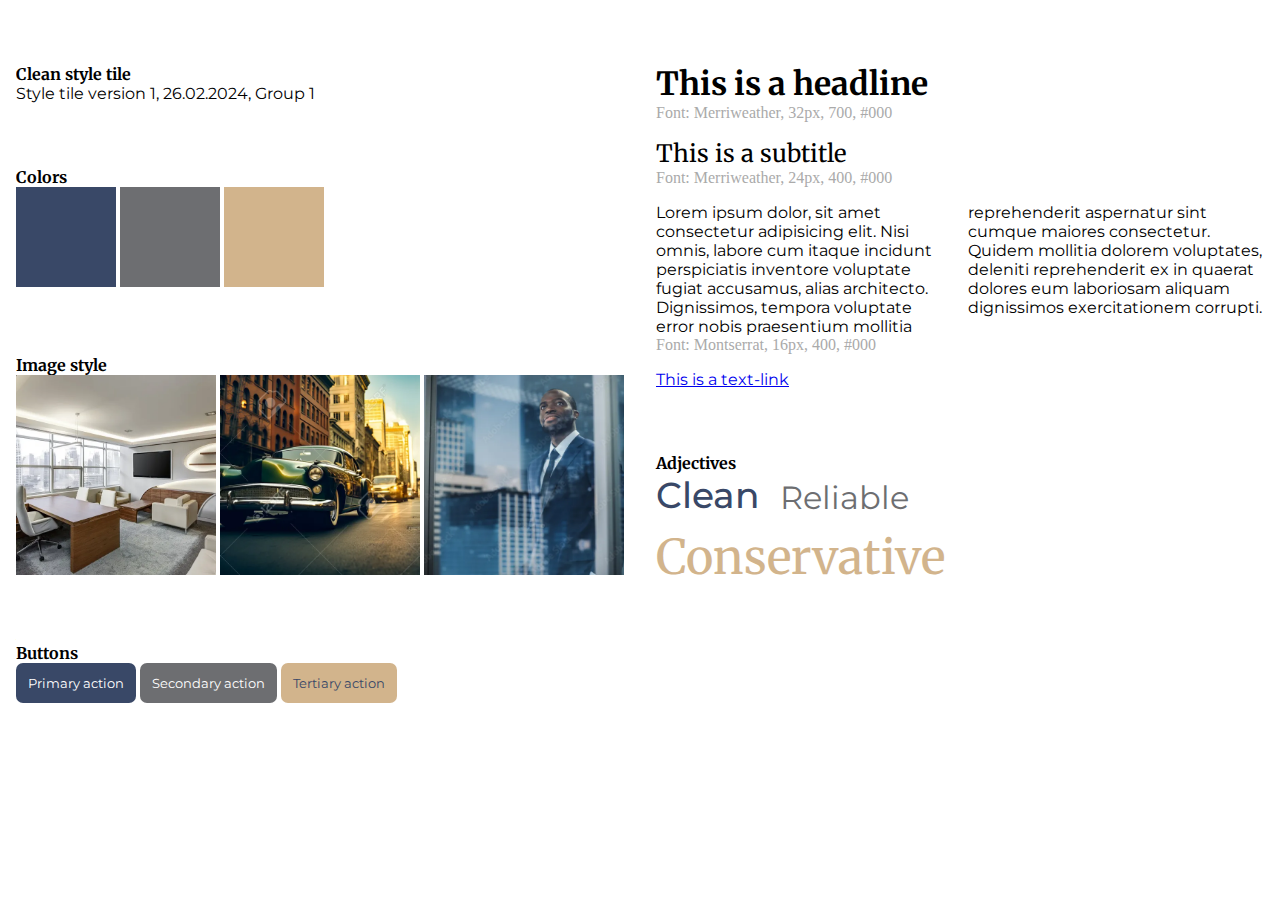
<file: style_tile1.html>
<!DOCTYPE html>
<html lang="en">
  <head>
    <meta charset="UTF-8" />
    <meta name="viewport" content="width=device-width, initial-scale=1.0" />
    <title>Style tile</title>
    <link rel="stylesheet" type="text/css" href="css/style.css" />
    <link rel="stylesheet" type="text/css" href="css/clean-style.css" />
    <link rel="preconnect" href="https://fonts.googleapis.com" />
    <link rel="preconnect" href="https://fonts.gstatic.com" crossorigin />
    <link
      href="https://fonts.googleapis.com/css2?family=Merriweather:ital,wght@0,300;0,400;0,700;0,900;1,300;1,400;1,700;1,900&display=swap"
      rel="stylesheet"
    />
    <link
      href="https://fonts.googleapis.com/css2?family=Montserrat:ital,wght@0,100..900;1,100..900&display=swap"
      rel="stylesheet"
    />
  </head>
  <body>
    <main>
      <div class="column">
        <section id="project-info">
          <h4 class="clean_title clean_headline">Clean style tile</h4>
          <p class="clean_p">Style tile version 1, 26.02.2024, Group 1</p>
        </section>
        <section id="colors">
          <h4 class="clean_title clean_headline">Colors</h4>
          <div class="color-sample color_clean_1"></div>
          <div class="color-sample color_clean_2"></div>
          <div class="color-sample color_clean_3"></div>
        </section>
        <section id="images">
          <h4 class="clean_title clean_headline">Image style</h4>
          <img src="./images/clean/office.webp" />
          <img src="./images/clean/car.webp" />
          <img src="./images/clean/business_man.webp" />
        </section>
        <section id="buttons">
          <h4 class="clean_title clean_headline">Buttons</h4>
          <button class="button primary">Primary action</button>
          <button class="button secondary">Secondary action</button>
          <button class="button tertiary">Tertiary action</button>
        </section>
      </div>

      <div class="column">
        <section id="text">
          <h1 class="clean_title clean_headline">This is a headline</h1>
          <p class="meta">Font: Merriweather, 32px, 700, #000</p>
          <h2 class="clean_title clean_subtitle">This is a subtitle</h2>
          <p class="meta">Font: Merriweather, 24px, 400, #000</p>
          <p class="copy clean_p">
            Lorem ipsum dolor, sit amet consectetur adipisicing elit. Nisi
            omnis, labore cum itaque incidunt perspiciatis inventore voluptate
            fugiat accusamus, alias architecto. Dignissimos, tempora voluptate
            error nobis praesentium mollitia reprehenderit aspernatur sint
            cumque maiores consectetur. Quidem mollitia dolorem voluptates,
            deleniti reprehenderit ex in quaerat dolores eum laboriosam aliquam
            dignissimos exercitationem corrupti.
          </p>
          <p class="meta">Font: Montserrat, 16px, 400, #000</p>
          <a href="#" class="clean_p">This is a text-link</a>
        </section>
        <section id="adjectives">
          <h4 class="clean_title clean_headline">Adjectives</h4>
          <div class="container">
            <h3 class="clean_p adjective1">Clean</h3>
            <h3 class="clean_p adjective2">Reliable</h3>
          </div>

          <h3 class="clean_p adjective3">Conservative</h3>
        </section>
      </div>
    </main>
  </body>
</html>
</file>
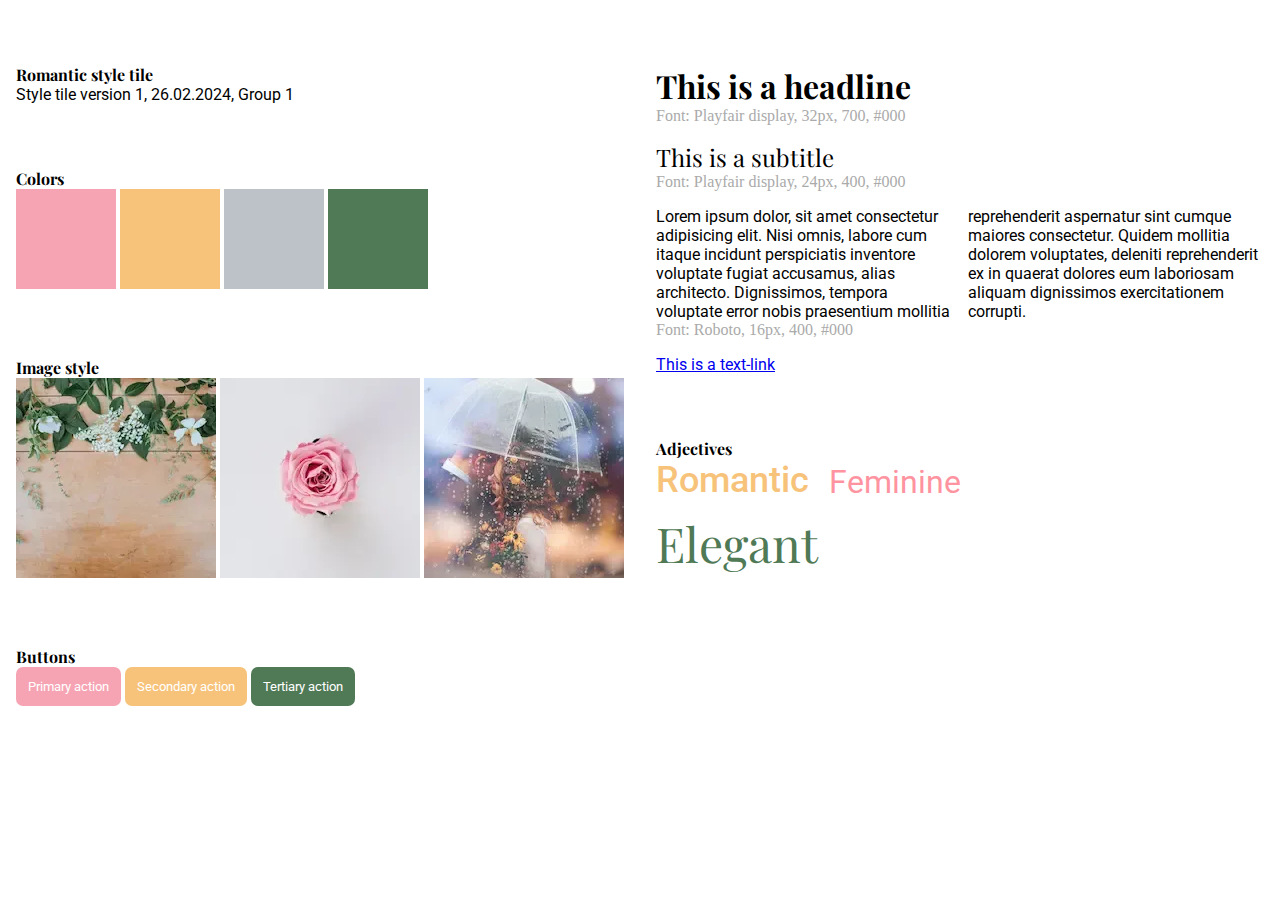
<file: style_tile2.html>
<!DOCTYPE html>
<html lang="en">
  <head>
    <meta charset="UTF-8" />
    <meta name="viewport" content="width=device-width, initial-scale=1.0" />
    <title>Style tile</title>
    <link rel="stylesheet" type="text/css" href="css/style.css" />
    <link rel="stylesheet" type="text/css" href="css/romantic-style.css" />
    <link rel="preconnect" href="https://fonts.googleapis.com" />
    <link rel="preconnect" href="https://fonts.gstatic.com/" crossorigin />
    <link
      href="https://fonts.googleapis.com/css2?family=Playfair+Display:ital,wght@0,400..900;1,400..900&family=Roboto:ital,wght@0,100;0,300;0,400;0,500;0,700;0,900;1,100;1,300;1,400;1,500;1,700;1,900&display=swap"
      rel="stylesheet"
    />
  </head>
  <body>
    <main>
      <div class="column">
        <section id="project-info">
          <h4 class="romantic_title romantic_headline">Romantic style tile</h4>
          <p class="romantic_p">Style tile version 1, 26.02.2024, Group 1</p>
        </section>
        <section id="colors">
          <h4 class="romantic_title romantic_headline">Colors</h4>
          <div class="color-sample color_romantic_1"></div>
          <div class="color-sample color_romantic_2"></div>
          <div class="color-sample color_romantic_3"></div>
          <div class="color-sample color_romantic_4"></div>
        </section>
        <section id="images">
          <h4 class="romantic_title romantic_headline">Image style</h4>
          <img src="./images/romantic/flowers.webp" />
          <img src="./images/romantic/rose.webp" />
          <img src="./images/romantic/rain.webp" />
        </section>
        <section id="buttons">
          <h4 class="romantic_title romantic_headline">Buttons</h4>
          <button class="button primary">Primary action</button>
          <button class="button secondary">Secondary action</button>
          <button class="button tertiary">Tertiary action</button>
        </section>
      </div>

      <div class="column">
        <section id="text">
          <h1 class="romantic_title romantic_headline">This is a headline</h1>
          <p class="meta">Font: Playfair display, 32px, 700, #000</p>
          <h2 class="romantic_title romantic_subtitle">This is a subtitle</h2>
          <p class="meta">Font: Playfair display, 24px, 400, #000</p>
          <p class="copy romantic_p">
            Lorem ipsum dolor, sit amet consectetur adipisicing elit. Nisi
            omnis, labore cum itaque incidunt perspiciatis inventore voluptate
            fugiat accusamus, alias architecto. Dignissimos, tempora voluptate
            error nobis praesentium mollitia reprehenderit aspernatur sint
            cumque maiores consectetur. Quidem mollitia dolorem voluptates,
            deleniti reprehenderit ex in quaerat dolores eum laboriosam aliquam
            dignissimos exercitationem corrupti.
          </p>
          <p class="meta">Font: Roboto, 16px, 400, #000</p>
          <a href="#" class="romantic_p">This is a text-link</a>
        </section>
        <section id="adjectives">
          <h4 class="romantic_title romantic_headline">Adjectives</h4>
          <div class="container">
            <h3 class="romantic_p adjective1">Romantic</h3>
            <h3 class="romantic_p adjective2">Feminine</h3>
          </div>

          <h3 class="romantic_p adjective3">Elegant</h3>
        </section>
      </div>
    </main>
  </body>
</html>
</file>
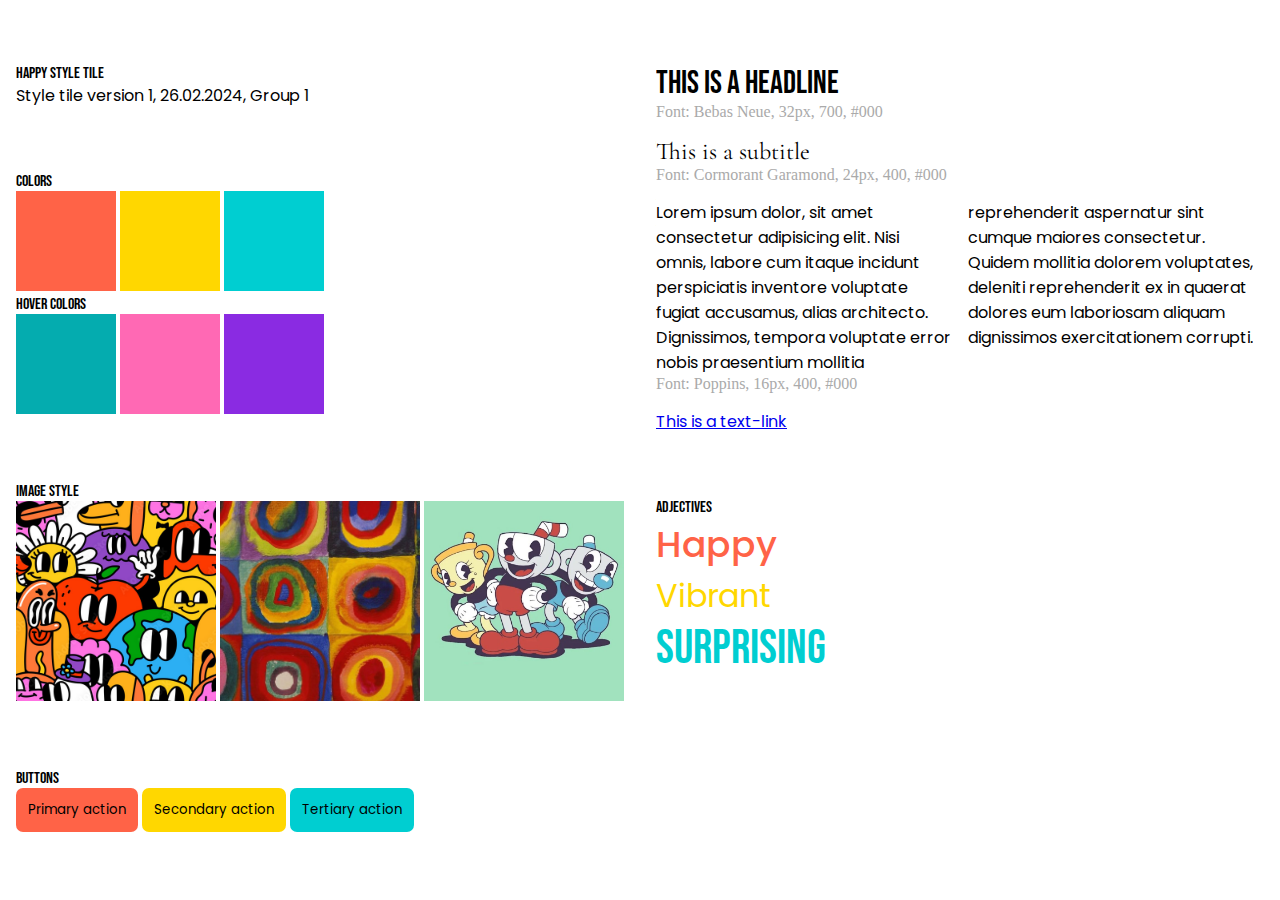
<file: style_tile3.html>
<!DOCTYPE html>
<html lang="en">
  <head>
    <meta charset="UTF-8" />
    <meta name="viewport" content="width=device-width, initial-scale=1.0" />
    <title>Style tile</title>
    <link rel="stylesheet" type="text/css" href="css/style.css" />
    <link rel="stylesheet" type="text/css" href="css/happy-style.css" />
    <link rel="preconnect" href="https://fonts.googleapis.com" />
    <link rel="preconnect" href="https://fonts.gstatic.com" crossorigin />
    <link
      href="https://fonts.googleapis.com/css2?family=Bebas+Neue&display=swap"
      rel="stylesheet"
    />
    <link
      href="https://fonts.googleapis.com/css2?family=Poppins:ital,wght@0,100;0,200;0,300;0,400;0,500;0,600;0,700;0,800;0,900;1,100;1,200;1,300;1,400;1,500;1,600;1,700;1,800;1,900&display=swap"
      rel="stylesheet"
    />
    <link
      href="https://fonts.googleapis.com/css2?family=Cormorant+Garamond:ital,wght@0,300;0,400;0,500;0,600;0,700;1,300;1,400;1,500;1,600;1,700&display=swap"
      rel="stylesheet"
    />
  </head>
  <body>
    <main>
      <div class="column">
        <section id="project-info">
          <h4 class="happy_title happy_headline">Happy style tile</h4>
          <p class="happy_p">Style tile version 1, 26.02.2024, Group 1</p>
        </section>
        <section id="colors">
          <h4 class="happy_title happy_headline">Colors</h4>
          <div class="color-sample color_happy_1"></div>
          <div class="color-sample color_happy_2"></div>
          <div class="color-sample color_happy_3"></div>
          <h4 class="happy_title happy_headline">Hover Colors</h4>
          <div class="color-sample color_hover_1"></div>
          <div class="color-sample color_hover_2"></div>
          <div class="color-sample color_hover_3"></div>
        </section>
        <section id="images">
          <h4 class="happy_title happy_headline">Image style</h4>
          <img
            src="./images/happy/1000_F_496959359_26DAfIj9ND4tWOGNH8FkzJkgVWXPVFqE.jpg"
          />
          <img src="./images/happy/370.jpg.optimal.jpg" />
          <img src="./images/happy/1280x720.webp" />
        </section>
        <section id="buttons">
          <h4 class="happy_title happy_headline">Buttons</h4>
          <button class="happy_button happy_primary">Primary action</button>
          <button class="happy_button happy_secondary">Secondary action</button>
          <button class="happy_button happy_tertiary">Tertiary action</button>
        </section>
      </div>

      <div class="column">
        <section id="text">
          <h1 class="happy_title happy_headline">This is a headline</h1>
          <p class="meta">Font: Bebas Neue, 32px, 700, #000</p>
          <h2 class="happy_title happy_subtitle">This is a subtitle</h2>
          <p class="meta">Font: Cormorant Garamond, 24px, 400, #000</p>
          <p class="copy happy_p">
            Lorem ipsum dolor, sit amet consectetur adipisicing elit. Nisi
            omnis, labore cum itaque incidunt perspiciatis inventore voluptate
            fugiat accusamus, alias architecto. Dignissimos, tempora voluptate
            error nobis praesentium mollitia reprehenderit aspernatur sint
            cumque maiores consectetur. Quidem mollitia dolorem voluptates,
            deleniti reprehenderit ex in quaerat dolores eum laboriosam aliquam
            dignissimos exercitationem corrupti.
          </p>
          <p class="meta">Font: Poppins, 16px, 400, #000</p>
          <a href="#" class="happy_p">This is a text-link</a>
        </section>
        <section id="adjectives">
          <h4 class="happy_title happy_headline">Adjectives</h4>
          <div class="container">
            <h3 class="happy_p happy_adjective1">Happy</h3>
            <h3 class="happy_p happy_adjective2">Vibrant</h3>
            <!-- Changed from clean_p and clean_adjective1, clean_adjective2 to happy_p and happy_adjective1, happy_adjective2 -->
          </div>

          <h3 class="happy_p happy_adjective3">Surprising</h3>
          <!-- Changed from clean_p and clean_adjective3 to happy_p and happy_adjective3 -->
        </section>
      </div>
    </main>
  </body>
</html>
</file>
<file: css/style.css>
* {
  margin: 0;
  padding: 0;
}
img {
  width: 200px;
  height: 200px;
  object-fit: cover;
}
button:hover {
  cursor: pointer;
}
section {
  margin: 4em 1em;
}
.color-sample {
  width: 100px;
  height: 100px;
  background: #ccc;
  display: inline-block;
}
h1 {
  font-size: 32px;
}
h2 {
  font-size: 24px;
}
h3 {
  font-size: 18px;
}
p {
  margin-bottom: 1em;
}
.copy {
  margin-bottom: 0;
  column-count: 2;
}
.meta {
  color: #aaa;
}

main {
  display: flex;
}

.column {
  flex: 1;
}

@media screen and (max-width: 1010px) {
  main {
    flex-direction: column;
  }
}

@media screen and (max-width: 1200px) {
  .copy {
    column-count: 1;
  }
}
</file>
<file: css/clean-style.css>
.color_clean_1 {
  background: #394867;
}

.color_clean_2 {
  background: #6d6e71;
}

.color_clean_3 {
  background: #d2b48c;
}

.clean_title {
  font-family: "Merriweather", serif;
}

.clean_headline {
  font-weight: 700;
}

.clean_subtitle {
  font-weight: 400;
}

.clean_p {
  font-family: "Montserrat", sans-serif;
  font-weight: 400;
}

.button {
  padding: 12px;
  border-radius: 7px;
  border: none;
  font-family: "Montserrat", sans-serif;
}

.primary {
  background: #394867;
  color: #fff;
  border-color: #394867;
}

.button:hover {
  background: #878889;
  border-color: #878889;
}

.secondary {
  background: #6d6e71;
  color: #fff;
  border-color: #6d6e71;
}

.tertiary {
  background: #d2b48c;
  color: #394867;
  border-color: #394867;
}

.tertiary:hover {
  background-color: #e3c8a8;
}

.adjective1 {
  color: #394867;
  font-size: 36px;
  font-family: "Montserrat", sans-serif;
  font-weight: 500;
}

.adjective2 {
  color: #6d6e71;
  font-size: 32px;
  font-family: "Montserrat", sans-serif;
}

.adjective3 {
  color: #d2b48c;
  font-size: 48px;
  font-family: "Merriweather", serif;
}

.container {
  display: flex;
  align-items: end;
  gap: 20px;
  margin-bottom: 10px;
}
</file>
<file: css/romantic-style.css>
.color_romantic_1 {
  background: #f6a4b3;
}

.color_romantic_2 {
  background: #f7c37a;
}

.color_romantic_3 {
  background: #bcc2c7;
}

.color_romantic_4 {
  background: #507956;
}

.romantic_title {
  font-family: "Playfair display", serif;
}

.romantic_headline {
  font-weight: 700;
}

.romantic_subtitle {
  font-weight: 400;
}

.romantic_p {
  font-family: "Roboto", sans-serif;
  font-weight: 400;
}

.button {
  padding: 12px;
  border-radius: 7px;
  border: none;
  font-family: "Roboto", sans-serif;
}

.primary {
  background: #f6a4b3;
  color: #fff;
  border-color: #f6a4b3;
}

.primary:hover {
  background: #ff93a0;
  border-color: #ff93a0;
}

.secondary {
  background: #f7c37a;
  color: #fff;
  border-color: #f7c37a;
}

.secondary:hover {
  background: #e3a55b;
  border-color: #e3a55b;
}

.tertiary {
  background: #507956;
  color: #fff;
  border-color: #507956;
}

.tertiary:hover {
  background-color: #3d5c43;
}

.adjective1 {
  color: #f7c37a;
  font-size: 36px;
  font-family: "Roboto", sans-serif;
  font-weight: 500;
}

.adjective2 {
  color: #ff93a0;
  font-size: 32px;
  font-family: "Roboto", sans-serif;
}

.adjective3 {
  color: #507956;
  font-size: 48px;
  font-family: "Playfair display", serif;
}

.container {
  display: flex;
  align-items: end;
  gap: 20px;
  margin-bottom: 10px;
}
</file>
<file: css/happy-style.css>
.color_happy_1 {
  background: #ff6347;
}

.color_happy_2 {
  background: #ffd700;
}

.color_happy_3 {
  background: #00ced1;
}

.happy_title {
  font-family: "Bebas Neue", serif;
}

.happy_headline {
  font-family: "Bebas Neue", sans-serif;
  font-weight: 400;
  font-style: normal;
}

.happy_subtitle {
  font-family: "Cormorant Garamond";
  font-weight: 400;
}

.happy_p {
  font-family: "Poppins";
  font-weight: 400;
  font-style: normal;
}

.happy_button {
  padding: 12px;
  border-radius: 7px;
  border: none;
  font-family: "Poppins";
}

.happy_primary {
  background: #ff6347;
  color: #000000;
}

.happy_primary:hover {
  background: #04acaf;
  color: #000000;
  border-color: #f0e68c;
}
.happy_secondary {
  background: #ffd700;
  color: #000000;
  border-color: #ffd700;
}

.happy_secondary:hover {
  background: #ff69b4;
  color: #fff;
  border-color: #ff69b4;
}

.happy_tertiary {
  background: #00ced1;
  color: #000000;
  border-color: #00ced1;
}

.happy_tertiary:hover {
  background: #8a2be2;
  color: #fff;
  border-color: #8a2be2;
}
.happy_adjective1 {
  color: #ff6347;
  font-size: 36px;
  font-family: "Poppins";
  font-weight: 500;
}

.happy_adjective2 {
  color: #ffd700;
  font-size: 32px;
  font-family: "Poppins";
}

.happy_adjective3 {
  color: #00ced1;
  font-size: 48px;
  font-family: "Bebas Neue", sans-serif;
}

.happy_container {
  display: flex;
  align-items: end;
  gap: 20px;
  margin-bottom: 10px;
}

.color_hover_1 {
  background: #04acaf;
}

.color_hover_2 {
  background: #ff69b4;
}

.color_hover_3 {
  background: #8a2be2;
}
</file>
